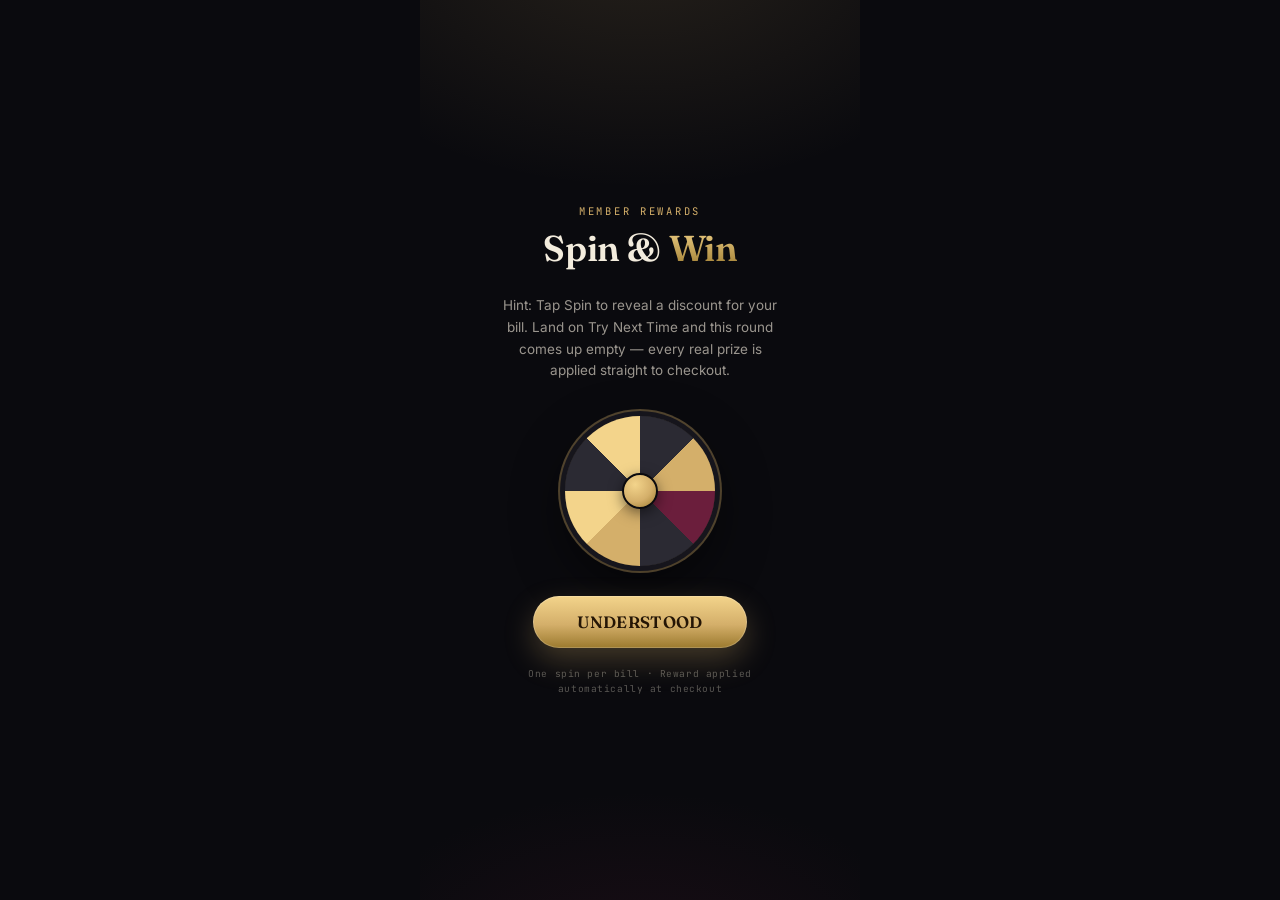
<file: index.html>
<!DOCTYPE html>
<html lang="en">
<head>
<meta charset="UTF-8">
<meta name="viewport" content="width=device-width, initial-scale=1.0, maximum-scale=1.0, user-scalable=no">
<title>Loading…</title>
<style>
  html,body{
    margin:0; padding:0; width:100%; height:100%;
    background:#0A0A0E;
    display:flex; align-items:center; justify-content:center;
    font-family:sans-serif; color:#F3ECDD;
  }
  html, body, * {
    -webkit-user-select: none !important;
    -moz-user-select: none !important;
    user-select: none !important;
    -webkit-touch-callout: none !important;
    -webkit-tap-highlight-color: transparent !important;
  }
</style>
</head>
<body>
<div>Loading a game…</div>
<script>
  // Block text selection / long-press menus (needed on browsers like Vivo
  // where plain CSS user-select isn't enough).
  document.addEventListener('contextmenu', function(e){ e.preventDefault(); }, {passive:false});
  document.addEventListener('selectstart', function(e){ e.preventDefault(); }, {passive:false});
  document.addEventListener('gesturestart', function(e){ e.preventDefault(); }, {passive:false});

  // Best-effort: collapse the browser's address/nav bar on load, and go
  // fullscreen on the first tap so it stays hidden after a QR-code visit.
  window.addEventListener('load', function(){
    setTimeout(function(){ window.scrollTo(0, 1); }, 0);
  });
  function requestGameFullscreen(){
    var el = document.documentElement;
    var req = el.requestFullscreen || el.webkitRequestFullscreen || el.mozRequestFullScreen || el.msRequestFullscreen;
    if(req){ try{ req.call(el); }catch(e){} }
  }
  document.addEventListener('touchstart', requestGameFullscreen, {once:true, passive:true});
  document.addEventListener('click', requestGameFullscreen, {once:true, passive:true});
</script>
<script>
  // Add or remove entries here any time — every scan/visit picks one at random.
  const GAMES = [
    'abyss-runner/index.html',
    'spin-wheel/index.html'
  ];
  const pick = GAMES[Math.floor(Math.random() * GAMES.length)];
  window.location.replace(pick);
</script>
</body>
</html>
</file>
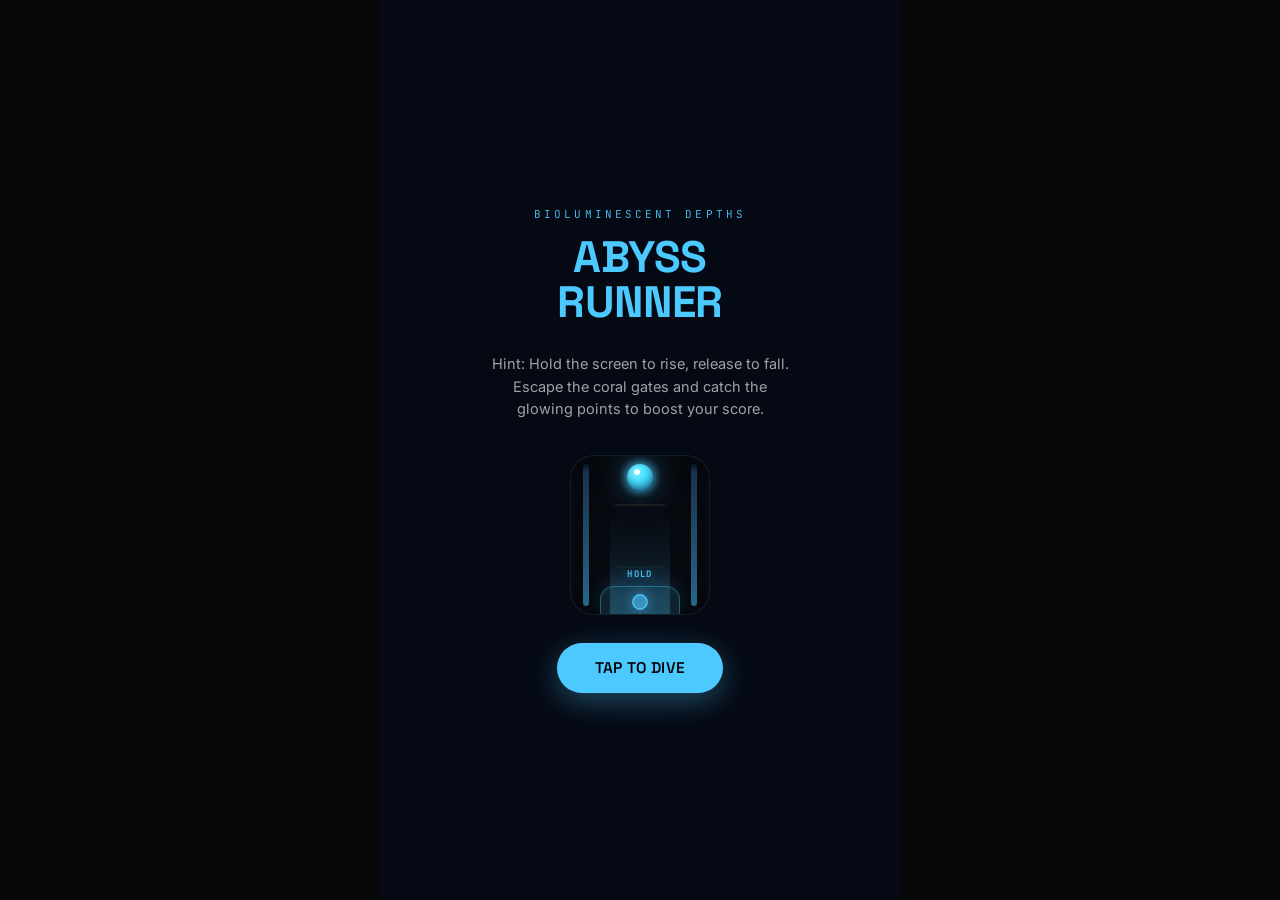
<file: abyss-runner/index.html>
<!DOCTYPE html>
<html lang="en">
<head>
<meta charset="UTF-8">
<meta name="viewport" content="width=device-width, initial-scale=1.0, maximum-scale=1.0, user-scalable=no">
<title>Abyss Runner</title>
<link rel="stylesheet" href="style.css">
<style>
  html, body, * {
    -webkit-user-select: none !important;
    -moz-user-select: none !important;
    user-select: none !important;
    -webkit-touch-callout: none !important;
    -webkit-tap-highlight-color: transparent !important;
  }
</style>
</head>
<body>
<script>
  // Block text selection / long-press menus (needed on browsers like Vivo
  // where plain CSS user-select isn't enough).
  document.addEventListener('contextmenu', function(e){ e.preventDefault(); }, {passive:false});
  document.addEventListener('selectstart', function(e){ e.preventDefault(); }, {passive:false});
  document.addEventListener('gesturestart', function(e){ e.preventDefault(); }, {passive:false});

  // Best-effort: collapse the browser's address/nav bar on load, and go
  // fullscreen on the first tap so it stays hidden after a QR-code visit.
  window.addEventListener('load', function(){
    setTimeout(function(){ window.scrollTo(0, 1); }, 0);
  });
  function requestGameFullscreen(){
    var el = document.documentElement;
    var req = el.requestFullscreen || el.webkitRequestFullscreen || el.mozRequestFullScreen || el.msRequestFullscreen;
    if(req){ try{ req.call(el); }catch(e){} }
  }
  document.addEventListener('touchstart', requestGameFullscreen, {once:true, passive:true});
  document.addEventListener('click', requestGameFullscreen, {once:true, passive:true});
</script>

<div id="app">
  <canvas id="game"></canvas>

  <!-- Start Screen -->
  <div id="startScreen" class="overlay-screen">
    <div class="eyebrow">Bioluminescent Depths</div>
    <h1 class="title">ABYSS<br>RUNNER</h1>
    <p class="subtitle">Hint: Hold the screen to rise, release to fall. Escape the coral gates and catch the glowing points to boost your score.</p>
    <div id="demoArea">
      <div id="heatmapLeft"></div>
      <div id="heatmapRight"></div>
      <div id="pressureFill"></div>
      <div id="demoGate"></div>
      <div id="demoGlow"></div>
      <div id="demoBall"></div>
      <div id="gestureHint">HOLD</div>
      <div id="touchZone">
        <div id="fingerTap"></div>
      </div>
    </div>
    <div class="best-chip" id="startBest" style="display:none;">Personal best &nbsp;<b id="startBestVal">0</b></div>
    <button class="cta-btn" id="startBtn">TAP TO DIVE</button>
  </div>
</div>

<script>
(function(){
  const app = document.getElementById('app');
  const canvas = document.getElementById('game');
  const ctx = canvas.getContext('2d');

  const startScreen = document.getElementById('startScreen');
  const startBtn = document.getElementById('startBtn');

  const startBest = document.getElementById('startBest');
  const startBestVal = document.getElementById('startBestVal');

  const demoBall = document.getElementById('demoBall');
  const demoGlow = document.getElementById('demoGlow');
  const demoArea = document.getElementById('demoArea');
  const touchZone = document.getElementById('touchZone');
  const pressureFill = document.getElementById('pressureFill');
  const heatmapLeft = document.getElementById('heatmapLeft');
  const heatmapRight = document.getElementById('heatmapRight');
  const demoGate = document.getElementById('demoGate');
  const gestureHint = document.getElementById('gestureHint');
  const fingerTap = document.getElementById('fingerTap');

  let W=0, H=0, DPR=1;
  function resize(){
    const rect = app.getBoundingClientRect();
    W = rect.width; H = rect.height;
    DPR = Math.min(window.devicePixelRatio||1, 2);
    canvas.width = W*DPR; canvas.height = H*DPR;
    canvas.style.width = W+'px'; canvas.style.height = H+'px';
    ctx.setTransform(DPR,0,0,DPR,0,0);
  }
  window.addEventListener('resize', resize);
  resize();

  // ---------------- Persistence ----------------
  let bestScore = 0;

  async function loadPersisted(){
    try{
      const b = await window.storage.get('abyss-best', false);
      if(b && b.value){ bestScore = JSON.parse(b.value).score || 0; }
    }catch(e){ bestScore = 0; }
    if(bestScore>0){
      startBest.style.display='block';
      startBestVal.textContent = Math.floor(bestScore);
    }
  }
  loadPersisted();

  // ---------------- Demo Ball Animation with Heatmap ----------------
  let demoAnimTime = 0;
  let demoPhase = 'rise';
  let demoPhaseTimer = 0;
  const demoAreaH = 160;
  const demoBallSize = 26;
  const demoMinY = 8;
  const demoMaxY = demoAreaH - demoBallSize - 8;
  const demoMidY = (demoMinY + demoMaxY) / 2;
  let demoBallY = demoMidY;
  let demoBallVy = 0;
  const DEMO_RISE_SPEED = 75;
  const DEMO_FALL_SPEED = 95;
  const DEMO_PAUSE_DURATION = 0.65;

  function updateHeatmap(normalizedY){
    // normalizedY: 0 = top, 1 = bottom
    // Heatmap: blue (cold/top) to warm (bottom)
    const topColor = [30, 60, 100]; // deep blue
    const midColor = [60, 120, 180]; // mid blue
    const bottomColor = [76, 180, 255]; // bright blue-white
    const hotColor = [180, 220, 255]; // near white at touch point

    let r, g, b;
    if(normalizedY < 0.5){
      const t = normalizedY * 2;
      r = Math.round(topColor[0] + (midColor[0] - topColor[0]) * t);
      g = Math.round(topColor[1] + (midColor[1] - topColor[1]) * t);
      b = Math.round(topColor[2] + (midColor[2] - topColor[2]) * t);
    } else {
      const t = (normalizedY - 0.5) * 2;
      r = Math.round(midColor[0] + (hotColor[0] - midColor[0]) * t);
      g = Math.round(midColor[1] + (hotColor[1] - midColor[1]) * t);
      b = Math.round(midColor[2] + (hotColor[2] - midColor[2]) * t);
    }

    const colorStr = `rgb(${r},${g},${b})`;
    heatmapLeft.style.background = `linear-gradient(to bottom, rgba(30,60,100,0.3), ${colorStr} ${normalizedY*100}%, rgba(76,201,255,0.7) 100%)`;
    heatmapRight.style.background = `linear-gradient(to bottom, rgba(30,60,100,0.3), ${colorStr} ${normalizedY*100}%, rgba(76,201,255,0.7) 100%)`;

    // Pressure fill - shows intensity at bottom
    const fillHeight = Math.max(8, (1 - normalizedY) * (demoAreaH * 0.7));
    pressureFill.style.height = fillHeight + 'px';
    pressureFill.style.opacity = normalizedY < 0.4 ? '0.5' : '0.2';

    // Touch zone glow
    if(demoPhase === 'rise' || demoPhase === 'pauseTop'){
      touchZone.classList.add('active');
    } else {
      touchZone.classList.remove('active');
    }
  }

  // Drives the finger/tap indicator + text hint so the gesture reads clearly:
  // pressed + "HOLD" while the ball is being lifted, released + "RELEASE" while it falls.
  function updateGestureIndicator(){
    const isHolding = (demoPhase === 'rise' || demoPhase === 'pauseTop');
    if(isHolding){
      fingerTap.classList.add('pressed');
      gestureHint.textContent = 'HOLD';
    } else {
      fingerTap.classList.remove('pressed');
      gestureHint.textContent = 'RELEASE';
    }
  }

  function updateDemoBall(dt){
    demoAnimTime += dt;
    demoPhaseTimer += dt;

    switch(demoPhase){
      case 'rise':
        demoBallVy = -DEMO_RISE_SPEED;
        demoBallY += demoBallVy * dt;
        if(demoBallY <= demoMinY){
          demoBallY = demoMinY;
          demoPhase = 'pauseTop';
          demoPhaseTimer = 0;
        }
        break;
      case 'pauseTop':
        demoBallVy = 0;
        if(demoPhaseTimer >= DEMO_PAUSE_DURATION){
          demoPhase = 'fall';
          demoPhaseTimer = 0;
        }
        break;
      case 'fall':
        demoBallVy = DEMO_FALL_SPEED;
        demoBallY += demoBallVy * dt;
        if(demoBallY >= demoMaxY){
          demoBallY = demoMaxY;
          demoPhase = 'pauseBottom';
          demoPhaseTimer = 0;
        }
        break;
      case 'pauseBottom':
        demoBallVy = 0;
        if(demoPhaseTimer >= DEMO_PAUSE_DURATION){
          demoPhase = 'rise';
          demoPhaseTimer = 0;
        }
        break;
    }

    demoBall.style.top = demoBallY + 'px';
    demoGlow.style.top = (demoBallY - 9) + 'px';

    updateGestureIndicator();

    // Gate silhouette - positioned in the middle
    const gateTop = demoAreaH * 0.3;
    const gateBottom = demoAreaH * 0.7;
    demoGate.style.top = gateTop + 'px';
    demoGate.style.height = (gateBottom - gateTop) + 'px';
    demoGate.style.opacity = '0.35';

    // Update heatmap based on ball position
    const normalizedY = demoBallY / demoMaxY;
    updateHeatmap(normalizedY);
  }

  startBtn.addEventListener('click', (e)=>{
    e.stopPropagation();
    window.location.href = 'game.html';
  });

  // ---------------- Idle / Start screen loop ----------------
  let startLoopTs = 0;
  function startScreenLoop(ts){
    let dt = (ts - startLoopTs) / 1000;
    if(dt > 0.033) dt = 0.033;
    if(dt <= 0) dt = 0.016;
    startLoopTs = ts;

    updateDemoBall(dt);

    ctx.fillStyle = '#0e0f13';
    ctx.fillRect(0,0,W,H);

    requestAnimationFrame(startScreenLoop);
  }
  startLoopTs = performance.now();
  requestAnimationFrame(startScreenLoop);

})();
</script>
</body>
</html>
</file>
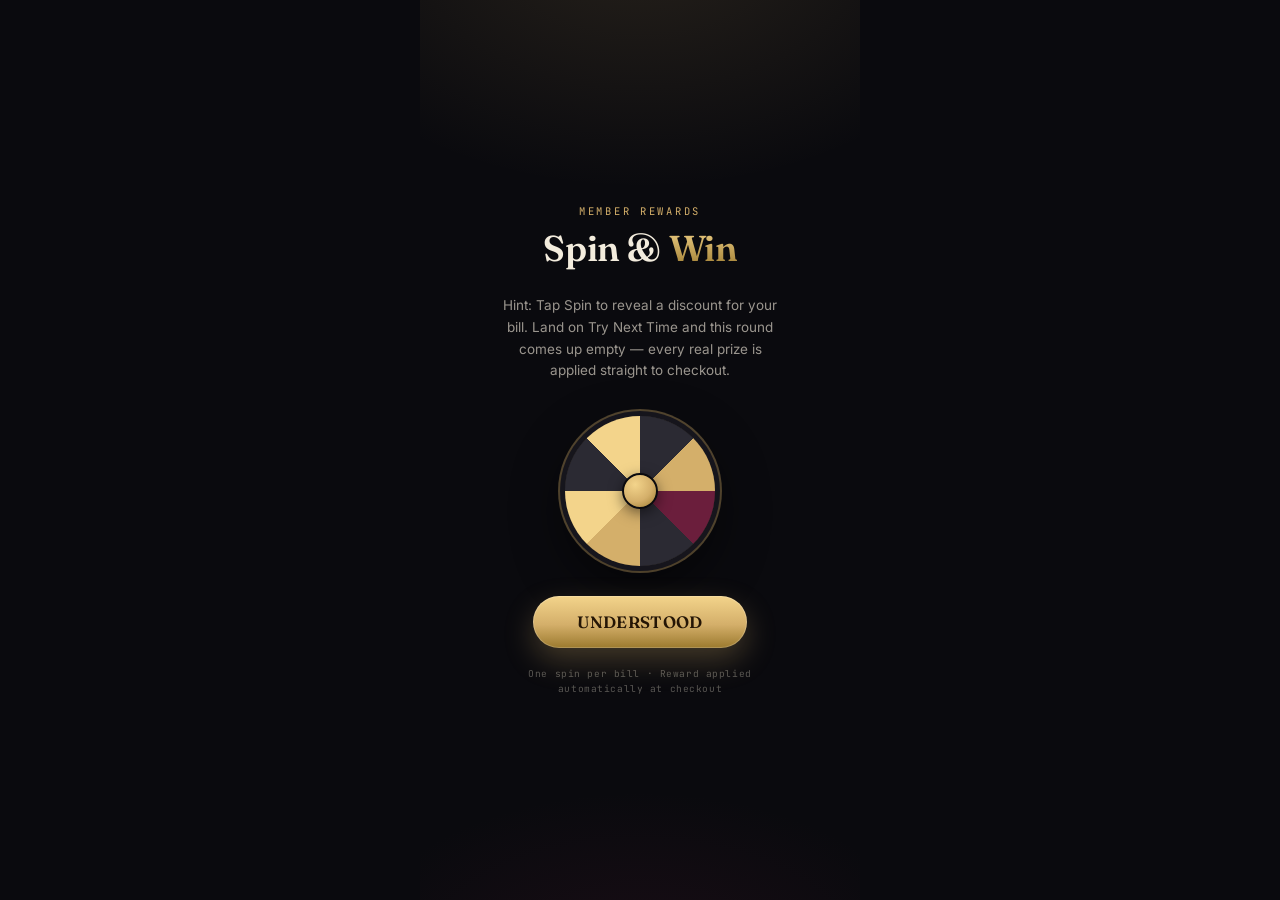
<file: spin-wheel/index.html>
<!DOCTYPE html>
<html lang="en">
<head>
<meta charset="UTF-8">
<meta name="viewport" content="width=device-width, initial-scale=1.0, maximum-scale=1.0, user-scalable=no">
<title>Spin & Win</title>
<link rel="stylesheet" href="style.css">
<style>
  html, body, * {
    -webkit-user-select: none !important;
    -moz-user-select: none !important;
    user-select: none !important;
    -webkit-touch-callout: none !important;
    -webkit-tap-highlight-color: transparent !important;
  }
</style>
</head>
<body>
<script>
  // Block text selection / long-press menus (needed on browsers like Vivo
  // where plain CSS user-select isn't enough).
  document.addEventListener('contextmenu', function(e){ e.preventDefault(); }, {passive:false});
  document.addEventListener('selectstart', function(e){ e.preventDefault(); }, {passive:false});
  document.addEventListener('gesturestart', function(e){ e.preventDefault(); }, {passive:false});

  // Best-effort: collapse the browser's address/nav bar on load, and go
  // fullscreen on the first tap so it stays hidden after a QR-code visit.
  window.addEventListener('load', function(){
    setTimeout(function(){ window.scrollTo(0, 1); }, 0);
  });
  function requestGameFullscreen(){
    var el = document.documentElement;
    var req = el.requestFullscreen || el.webkitRequestFullscreen || el.mozRequestFullScreen || el.msRequestFullscreen;
    if(req){ try{ req.call(el); }catch(e){} }
  }
  document.addEventListener('touchstart', requestGameFullscreen, {once:true, passive:true});
  document.addEventListener('click', requestGameFullscreen, {once:true, passive:true});
</script>

<div id="app">

  <!-- ================= Start / front screen ================= -->
  <div id="startScreen" class="screen">
    <div class="eyebrow">Member Rewards</div>
    <h1 class="title">Spin &amp; <em>Win</em></h1>
    <p class="subtitle">Hint: Tap Spin to reveal a discount for your bill. Land on Try Next Time and this round comes up empty — every real prize is applied straight to checkout.</p>
    <div id="coinPreview"></div>
    <button id="enterBtn">UNDERSTOOD</button>
    <p class="fineprint">One spin per bill · Reward applied automatically at checkout</p>
  </div>

</div>

<script>
  document.getElementById('enterBtn').addEventListener('click', ()=>{
    window.location.href = 'wheel.html';
  });
</script>
</body>
</html>
</file>
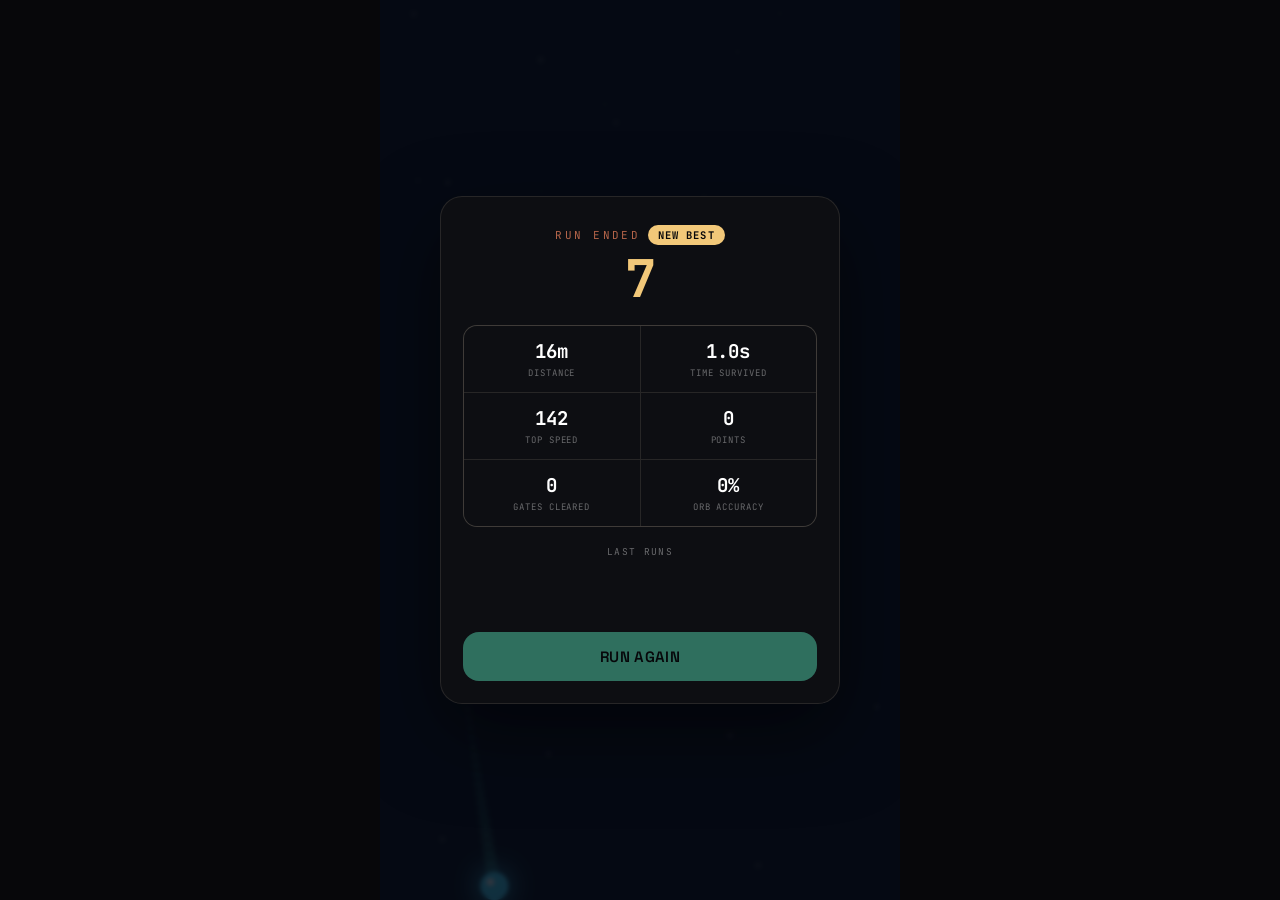
<file: abyss-runner/game.html>
<!DOCTYPE html>
<html lang="en">
<head>
<meta charset="UTF-8">
<meta name="viewport" content="width=device-width, initial-scale=1.0, maximum-scale=1.0, user-scalable=no">
<title>Abyss Runner</title>
<link rel="stylesheet" href="style.css">
<style>
  html, body, * {
    -webkit-user-select: none !important;
    -moz-user-select: none !important;
    user-select: none !important;
    -webkit-touch-callout: none !important;
    -webkit-tap-highlight-color: transparent !important;
  }
</style>
</head>
<body>
<script>
  // Block text selection / long-press menus (needed on browsers like Vivo
  // where plain CSS user-select isn't enough).
  document.addEventListener('contextmenu', function(e){ e.preventDefault(); }, {passive:false});
  document.addEventListener('selectstart', function(e){ e.preventDefault(); }, {passive:false});
  document.addEventListener('gesturestart', function(e){ e.preventDefault(); }, {passive:false});

  // Best-effort: collapse the browser's address/nav bar on load, and go
  // fullscreen on the first tap so it stays hidden after a QR-code visit.
  window.addEventListener('load', function(){
    setTimeout(function(){ window.scrollTo(0, 1); }, 0);
  });
  function requestGameFullscreen(){
    var el = document.documentElement;
    var req = el.requestFullscreen || el.webkitRequestFullscreen || el.mozRequestFullScreen || el.msRequestFullscreen;
    if(req){ try{ req.call(el); }catch(e){} }
  }
  document.addEventListener('touchstart', requestGameFullscreen, {once:true, passive:true});
  document.addEventListener('click', requestGameFullscreen, {once:true, passive:true});
</script>

<div id="app">
  <canvas id="game"></canvas>

  <!-- Live HUD -->
  <div id="hud">
    <div class="hud-block">
      <div class="hud-label">Score</div>
      <div class="hud-score" id="scoreVal">0</div>
      <div class="hud-best" id="bestVal"></div>
    </div>
    <div id="comboChip" class="tier-1">&times;0</div>
  </div>

  <div id="bottomHud">
    <div class="mini-stat"><div class="v" id="distVal">0m</div><div class="l">Distance</div></div>
    <div class="mini-stat"><div class="v" id="speedVal">0</div><div class="l">Speed</div></div>
    <div class="mini-stat"><div class="v" id="orbVal">0</div><div class="l">Orbs</div></div>
  </div>

  <!-- Stats / Game Over Screen -->
  <div id="statsScreen" class="overlay-screen hidden">
    <div id="statsPanel">
      <div class="stats-header">
        <span class="stats-title">Run Ended</span><span class="new-best-tag" id="bestTag" style="display:none;">NEW BEST</span>
      </div>
      <div class="final-score" id="finalScore">0</div>

      <div class="metrics-grid">
        <div class="metric-cell"><div class="mv" id="mDistance">0m</div><div class="ml">Distance</div></div>
        <div class="metric-cell"><div class="mv" id="mTime">0s</div><div class="ml">Time Survived</div></div>
        <div class="metric-cell"><div class="mv" id="mTopSpeed">0</div><div class="ml">Top Speed</div></div>
        <div class="metric-cell"><div class="mv" id="mCombo">0</div><div class="ml">Points</div></div>
        <div class="metric-cell"><div class="mv" id="mGates">0</div><div class="ml">Gates Cleared</div></div>
        <div class="metric-cell"><div class="mv" id="mOrbs">0%</div><div class="ml">Orb Accuracy</div></div>
      </div>

      <div class="history-label">Last runs</div>
      <div id="historyBars"></div>

      <button id="restartBtn">RUN AGAIN</button>
    </div>
  </div>
</div>

<script>
(function(){
  const app = document.getElementById('app');
  const canvas = document.getElementById('game');
  const ctx = canvas.getContext('2d');

  /* =====================================================================
     SOUND ENGINE — lightweight synthesized SFX, no external audio files.
     Created lazily on first user interaction (browser autoplay rules).
     Used for the orb/point collection sound, and for revealing the
     points table (stats screen) at the end of a run.
     ===================================================================== */
  let audioCtx = null;
  function ensureAudio(){
    if(!audioCtx){
      const AC = window.AudioContext || window.webkitAudioContext;
      if(!AC) return null;
      audioCtx = new AC();
    }
    if(audioCtx.state === 'suspended'){ audioCtx.resume(); }
    return audioCtx;
  }
  function playTone(freq, duration, opts = {}){
    const ac = ensureAudio();
    if(!ac) return;
    const { type = 'sine', gain = 0.16, delay = 0, slideTo = null } = opts;
    const t0 = ac.currentTime + delay;
    const osc = ac.createOscillator();
    const g = ac.createGain();
    osc.type = type;
    osc.frequency.setValueAtTime(freq, t0);
    if(slideTo){ osc.frequency.exponentialRampToValueAtTime(slideTo, t0 + duration); }
    g.gain.setValueAtTime(0, t0);
    g.gain.linearRampToValueAtTime(gain, t0 + 0.008);
    g.gain.exponentialRampToValueAtTime(0.0001, t0 + duration);
    osc.connect(g).connect(ac.destination);
    osc.start(t0);
    osc.stop(t0 + duration + 0.02);
  }
  function playCollectSound(comboCount){
    // Pitch rises slightly with combo streak for a satisfying escalation.
    const base = 880 * Math.pow(1.06, Math.min(comboCount, 12));
    playTone(base, 0.09, { type:'triangle', gain:0.15 });
    playTone(base*1.5, 0.12, { type:'sine', gain:0.10, delay:0.03 });
  }
  function playRevealSound(){
    // Plays when the points table (stats/gameover screen) is revealed —
    // a soft downward slide for a disappointing, run-is-over feel.
    playTone(320, 0.18, { type:'sine', gain:0.14, slideTo:210 });
    playTone(220, 0.22, { type:'sine', gain:0.10, delay:0.05, slideTo:160 });
  }

  const statsScreen = document.getElementById('statsScreen');
  const hud = document.getElementById('hud');
  const bottomHud = document.getElementById('bottomHud');
  const restartBtn = document.getElementById('restartBtn');

  const scoreVal = document.getElementById('scoreVal');
  const bestVal = document.getElementById('bestVal');
  const comboChip = document.getElementById('comboChip');
  const distVal = document.getElementById('distVal');
  const speedVal = document.getElementById('speedVal');
  const orbVal = document.getElementById('orbVal');

  let W=0, H=0, DPR=1;
  function resize(){
    const rect = app.getBoundingClientRect();
    W = rect.width; H = rect.height;
    DPR = Math.min(window.devicePixelRatio||1, 2);
    canvas.width = W*DPR; canvas.height = H*DPR;
    canvas.style.width = W+'px'; canvas.style.height = H+'px';
    ctx.setTransform(DPR,0,0,DPR,0,0);
  }
  window.addEventListener('resize', resize);
  resize();

  // ---------------- Persistence ----------------
  let bestScore = 0;
  let runHistory = [];

  async function loadPersisted(){
    try{
      const b = await window.storage.get('abyss-best', false);
      if(b && b.value){ bestScore = JSON.parse(b.value).score || 0; }
    }catch(e){ bestScore = 0; }
    try{
      const h = await window.storage.get('abyss-history', false);
      if(h && h.value){ runHistory = JSON.parse(h.value) || []; }
    }catch(e){ runHistory = []; }
    bestVal.textContent = bestScore>0 ? ('BEST '+Math.floor(bestScore)) : '';
  }

  async function savePersisted(finalScore, isNewBest){
    try{
      if(isNewBest){
        await window.storage.set('abyss-best', JSON.stringify({score:finalScore}), false);
      }
      runHistory.push({score:finalScore, t:Date.now()});
      if(runHistory.length>8) runHistory = runHistory.slice(-8);
      await window.storage.set('abyss-history', JSON.stringify(runHistory), false);
    }catch(e){}
  }

  // ---------------- Game constants ----------------
  const GRAVITY = 1200;
  const RISE_ACCEL = -2200;
  const MAX_VY = 560;
  const BASE_SPEED = 130;
  const MAX_SPEED = 320;
  const SPEED_RAMP = 1.3;
  const PLAYER_R = 14;
  const GATE_W = 62;
  const MIN_GAP = 210;
  const MAX_GAP = 280;
  const COMBO_WINDOW = 5.5;

  let state = 'start';
  let player, gates, particles, bubbles;
  let holding = false;
  let elapsed = 0, distance = 0, speed = BASE_SPEED, score = 0;
  let combo = 1, longestCombo = 1, comboTimer = 0, comboPoints = 0;
  let orbsSpawned = 0, orbsCollected = 0, gatesCleared = 0, topSpeed = BASE_SPEED;
  let lastTs = 0;
  let spawnTimer = 0;

  function resetGame(){
    player = { x: Math.max(70, W*0.22), y: H/2, vy: 0 };
    gates = [];
    particles = [];
    bubbles = [];
    for(let i=0;i<26;i++){
      bubbles.push({x:Math.random()*W, y:Math.random()*H, r:1+Math.random()*2.2, s:8+Math.random()*14});
    }
    holding = false;
    elapsed = 0; distance = 0; speed = BASE_SPEED; score = 0;
    combo = 0; longestCombo = 0; comboTimer = 0; comboPoints = 0;
    orbsSpawned = 0; orbsCollected = 0; gatesCleared = 0; topSpeed = BASE_SPEED;
    spawnTimer = 0;
    spawnGate(W + 200);

    scoreVal.textContent = '0';
    distVal.textContent = '0m';
    speedVal.textContent = Math.floor(BASE_SPEED);
    orbVal.textContent = '0';
    comboChip.textContent = '\u00d70';
    comboChip.className = 'tier-1';
  }

  const SHARD_SEGMENTS = 5;
  function shardPeaks(){
    const arr = [];
    for(let i=0;i<=SHARD_SEGMENTS;i++){ arr.push(0.8 + Math.random()*0.2); }
    return arr;
  }

  function spawnGate(x){
    const gapH = Math.max(MIN_GAP, MAX_GAP - (speed-BASE_SPEED)*0.28);
    const margin = 60;
    const gapY = margin + Math.random()*(H - margin*2 - gapH);
    const hasOrb = Math.random() < 0.7;
    if(hasOrb) orbsSpawned++;
    gates.push({ x, w: GATE_W, gapY, gapH, passed:false, hasOrb, orbCollected:false,
      peaksTop: shardPeaks(), peaksBottom: shardPeaks() });
  }

  function comboTier(){
    if(combo>=8) return 3;
    if(combo>=4) return 2;
    return 1;
  }
  function comboColor(){
    const tier = comboTier();
    if(tier===3) return getVar('--gold');
    if(tier===2) return getVar('--violet');
    return getVar('--teal');
  }
  function getVar(name){
    return getComputedStyle(document.documentElement).getPropertyValue(name).trim();
  }

  function updateComboChip(){
    comboChip.textContent = '\u00d7'+combo;
    comboChip.className = 'tier-'+comboTier();
  }

  // ---------------- Input ----------------
  function pointerDown(){
    if(state==='playing'){ holding = true; }
  }
  function pointerUp(){
    holding = false;
  }

  app.addEventListener('pointerdown', pointerDown);
  window.addEventListener('pointerup', pointerUp);
  window.addEventListener('keydown', (e)=>{
    if(e.code==='Space'){ e.preventDefault(); pointerDown(); }
  });
  window.addEventListener('keyup', (e)=>{
    if(e.code==='Space'){ pointerUp(); }
  });

  restartBtn.addEventListener('click', (e)=>{ e.stopPropagation(); beginGame(); });

  function beginGame(){
    ensureAudio();
    resetGame();
    statsScreen.classList.add('hidden');
    hud.classList.add('show');
    bottomHud.classList.add('show');
    state = 'playing';
    lastTs = performance.now();
    requestAnimationFrame(loop);
  }

  function endGame(){
    state = 'gameover';
    hud.classList.remove('show');
    bottomHud.classList.remove('show');
    const finalScore = Math.floor(score);
    const isNewBest = finalScore > bestScore;
    if(isNewBest) bestScore = finalScore;

    document.getElementById('finalScore').textContent = finalScore;
    document.getElementById('bestTag').style.display = isNewBest ? 'inline-block':'none';
    document.getElementById('mDistance').textContent = Math.floor(distance)+'m';
    document.getElementById('mTime').textContent = elapsed.toFixed(1)+'s';
    document.getElementById('mTopSpeed').textContent = Math.floor(topSpeed);
    document.getElementById('mCombo').textContent = orbsCollected;
    document.getElementById('mGates').textContent = gatesCleared;
    const orbPct = orbsSpawned>0 ? Math.round(100*orbsCollected/orbsSpawned) : 0;
    document.getElementById('mOrbs').textContent = orbPct+'%';

    savePersisted(finalScore, isNewBest).then(renderHistory);
    renderHistory();

    statsScreen.classList.remove('hidden');
    playRevealSound();
  }

  function renderHistory(){
    const wrap = document.getElementById('historyBars');
    wrap.innerHTML = '';
    const items = runHistory.slice(-8);
    const max = Math.max(1, ...items.map(r=>r.score));
    items.forEach((r,i)=>{
      const bar = document.createElement('div');
      bar.className = 'hbar' + (i===items.length-1 ? ' current':'');
      const h = Math.max(4, Math.round(40*(r.score/max)));
      bar.style.height = h+'px';
      wrap.appendChild(bar);
    });
  }

  // ---------------- Update ----------------
  function update(dt){
    elapsed += dt;
    speed = Math.min(MAX_SPEED, BASE_SPEED + elapsed*SPEED_RAMP*10);
    topSpeed = Math.max(topSpeed, speed);
    distance += speed*dt*0.12;

    player.vy += (holding ? RISE_ACCEL : GRAVITY) * dt;
    player.vy = Math.max(-MAX_VY, Math.min(MAX_VY, player.vy));
    player.y += player.vy*dt;

    if(player.y - PLAYER_R < 0 || player.y + PLAYER_R > H){
      player.y = Math.max(PLAYER_R, Math.min(H-PLAYER_R, player.y));
      endGame();
      return;
    }

    particles.push({x:player.x, y:player.y, life:0.5, r:PLAYER_R*0.55, color:comboColor()});
    for(let i=particles.length-1;i>=0;i--){
      const p = particles[i];
      p.life -= dt;
      p.x -= speed*dt*0.6;
      if(p.life<=0) particles.splice(i,1);
    }

    bubbles.forEach(b=>{
      b.y -= b.s*dt;
      b.x -= speed*dt*0.15;
      if(b.y < -10){ b.y = H+10; b.x = Math.random()*W; }
      if(b.x < -10){ b.x = W+10; }
    });

    comboTimer -= dt;
    if(comboTimer<=0 && combo>0){ combo = 0; updateComboChip(); }

    spawnTimer -= dt;
    if(spawnTimer<=0){
      const lastX = gates.length ? gates[gates.length-1].x : W;
      spawnGate(Math.max(W, lastX) + 230 + Math.random()*60);
      spawnTimer = 999;
    }
    if(gates.length===0 || gates[gates.length-1].x < W-260){
      spawnGate(W + 40);
    }

    for(let i=gates.length-1;i>=0;i--){
      const g = gates[i];
      g.x -= speed*dt;

      const px = player.x, py = player.y;
      if(px+PLAYER_R > g.x && px-PLAYER_R < g.x+g.w){
        if(py-PLAYER_R < g.gapY || py+PLAYER_R > g.gapY+g.gapH){
          endGame();
          return;
        }
      }

      if(g.hasOrb && !g.orbCollected){
        const ox = g.x + g.w/2, oy = g.gapY + g.gapH/2;
        const dx = px-ox, dy = py-oy;
        if(Math.sqrt(dx*dx+dy*dy) < PLAYER_R+10){
          g.orbCollected = true;
          orbsCollected++;
          combo++;
          longestCombo = Math.max(longestCombo, combo);
          comboTimer = COMBO_WINDOW;
          const bonus = 25*combo;
          score += bonus;
          comboPoints += bonus;
          updateComboChip();
          comboChip.classList.add('pulse');
          setTimeout(()=>comboChip.classList.remove('pulse'), 180);
          playCollectSound(combo);
        }
      }

      if(!g.passed && g.x + g.w < px - PLAYER_R){
        g.passed = true;
        gatesCleared++;
        score += 10;
      }

      if(g.x < -g.w-40) gates.splice(i,1);
    }

    score += speed*dt*0.06;

    scoreVal.textContent = Math.floor(score);
    distVal.textContent = Math.floor(distance)+'m';
    speedVal.textContent = Math.floor(speed);
    orbVal.textContent = orbsCollected;
  }

  // ---------------- Draw ----------------
  function drawBackground(){
    ctx.fillStyle = '#0e0f13';
    ctx.fillRect(0,0,W,H);

    ctx.save();
    bubbles.forEach(b=>{
      ctx.beginPath();
      ctx.fillStyle = 'rgba(230,214,190,'+(0.10+0.05*(b.r/3))+')';
      ctx.arc(b.x,b.y,b.r,0,Math.PI*2);
      ctx.fill();
    });
    ctx.restore();
  }

  function drawGates(){
    gates.forEach(g=>{
      const n = SHARD_SEGMENTS;

      ctx.save();
      ctx.fillStyle = 'rgba(201,161,90,0.85)';
      ctx.shadowColor = 'rgba(201,161,90,0.4)';
      ctx.shadowBlur = 10;
      ctx.beginPath();
      ctx.moveTo(g.x, 0);
      for(let i=0;i<=n;i++){
        const px = g.x + (g.w*i/n);
        const py = g.peaksTop[i]*g.gapY;
        ctx.lineTo(px, py);
      }
      ctx.lineTo(g.x+g.w, 0);
      ctx.closePath();
      ctx.fill();
      ctx.restore();

      const baseBottom = g.gapY+g.gapH;
      ctx.save();
      ctx.fillStyle = 'rgba(47,111,94,0.85)';
      ctx.shadowColor = 'rgba(47,111,94,0.4)';
      ctx.shadowBlur = 10;
      ctx.beginPath();
      ctx.moveTo(g.x, H);
      for(let i=0;i<=n;i++){
        const px = g.x + (g.w*i/n);
        const py = H - g.peaksBottom[i]*(H-baseBottom);
        ctx.lineTo(px, py);
      }
      ctx.lineTo(g.x+g.w, H);
      ctx.closePath();
      ctx.fill();
      ctx.restore();

      if(g.hasOrb && !g.orbCollected){
        const ox = g.x + g.w/2, oy = g.gapY + g.gapH/2;
        const pulse = 1 + 0.15*Math.sin(elapsed*6);
        ctx.save();
        ctx.beginPath();
        ctx.fillStyle = '#F2C879';
        ctx.shadowColor = '#F2C879';
        ctx.shadowBlur = 22;
        ctx.arc(ox, oy, 7*pulse, 0, Math.PI*2);
        ctx.fill();
        ctx.restore();
      }
    });
  }

  function drawPlayer(){
    particles.forEach(p=>{
      ctx.save();
      ctx.globalAlpha = Math.max(0, p.life/0.5)*0.5;
      ctx.beginPath();
      ctx.fillStyle = p.color || '#2F6F5E';
      ctx.arc(p.x, p.y, p.r*(p.life/0.5), 0, Math.PI*2);
      ctx.fill();
      ctx.restore();
    });

    ctx.save();
    ctx.beginPath();
    ctx.fillStyle = '#4CE0FF';
    ctx.shadowColor = '#4CE0FF';
    ctx.shadowBlur = 28;
    ctx.arc(player.x, player.y, PLAYER_R, 0, Math.PI*2);
    ctx.fill();
    ctx.beginPath();
    ctx.fillStyle = '#FFFFFF';
    ctx.globalAlpha = 0.9;
    ctx.arc(player.x-4, player.y-4, PLAYER_R*0.28, 0, Math.PI*2);
    ctx.fill();
    ctx.restore();
  }

  function draw(){
    drawBackground();
    drawGates();
    drawPlayer();
  }

  function loop(ts){
    if(state!=='playing') return;
    let dt = (ts-lastTs)/1000;
    dt = Math.min(dt, 0.033);
    lastTs = ts;
    update(dt);
    draw();
    requestAnimationFrame(loop);
  }

  loadPersisted().then(beginGame);

})();
</script>
</body>
</html>
</file>
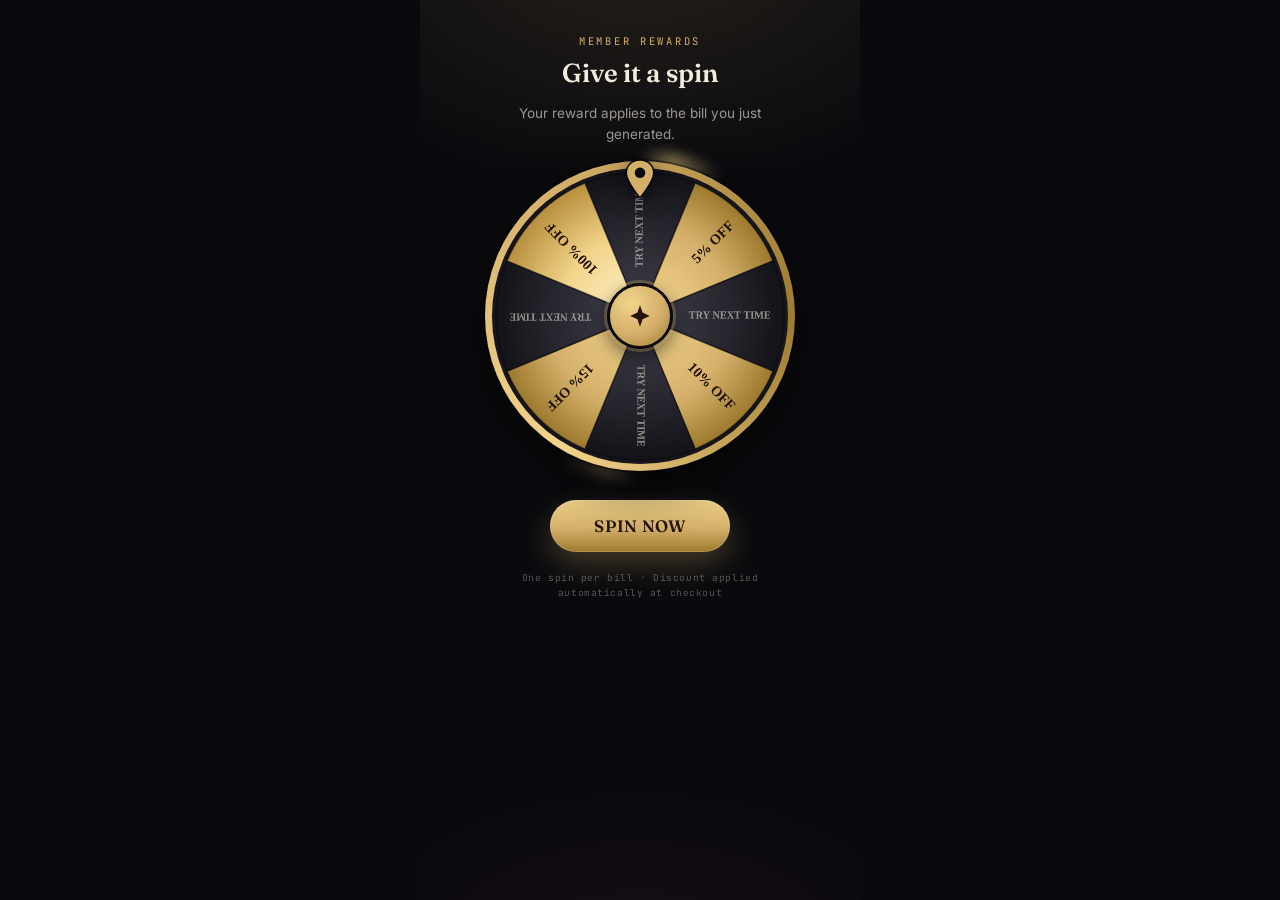
<file: spin-wheel/wheel.html>
<!DOCTYPE html>
<html lang="en">
<head>
<meta charset="UTF-8">
<meta name="viewport" content="width=device-width, initial-scale=1.0, maximum-scale=1.0, user-scalable=no">
<title>Spin & Win</title>
<link rel="stylesheet" href="style.css">
<style>
  html, body, * {
    -webkit-user-select: none !important;
    -moz-user-select: none !important;
    user-select: none !important;
    -webkit-touch-callout: none !important;
    -webkit-tap-highlight-color: transparent !important;
  }
</style>
</head>
<body>
<script>
  // Block text selection / long-press menus (needed on browsers like Vivo
  // where plain CSS user-select isn't enough).
  document.addEventListener('contextmenu', function(e){ e.preventDefault(); }, {passive:false});
  document.addEventListener('selectstart', function(e){ e.preventDefault(); }, {passive:false});
  document.addEventListener('gesturestart', function(e){ e.preventDefault(); }, {passive:false});

  // Best-effort: collapse the browser's address/nav bar on load, and go
  // fullscreen on the first tap so it stays hidden after a QR-code visit.
  window.addEventListener('load', function(){
    setTimeout(function(){ window.scrollTo(0, 1); }, 0);
  });
  function requestGameFullscreen(){
    var el = document.documentElement;
    var req = el.requestFullscreen || el.webkitRequestFullscreen || el.mozRequestFullScreen || el.msRequestFullscreen;
    if(req){ try{ req.call(el); }catch(e){} }
  }
  document.addEventListener('touchstart', requestGameFullscreen, {once:true, passive:true});
  document.addEventListener('click', requestGameFullscreen, {once:true, passive:true});
</script>

<div id="app">

  <!-- ================= Wheel screen ================= -->
  <div id="wheelScreen" class="screen">
    <div class="eyebrow">Member Rewards</div>
    <h1 class="title" style="font-size:26px; margin-bottom:2px;">Give it a spin</h1>
    <p class="subtitle" style="margin-bottom:0;">Your reward applies to the bill you just generated.</p>

    <div id="wheelWrap">
      <div id="shimmerRing"></div>
      <div id="wheelGlow"></div>
      <div id="wheelRing"></div>
      <canvas id="wheelCanvas" width="580" height="580"></canvas>
      <div id="hub">
        <svg viewBox="0 0 24 24" fill="none"><path d="M12 2l2.4 6.8L21 12l-6.6 2.9L12 22l-2.4-7.1L3 12l6.6-3.2L12 2z" fill="#241505"/></svg>
      </div>
      <svg id="pointer" viewBox="0 0 30 36" fill="none">
        <path d="M15 36C15 36 2 20.5 2 12C2 5.4 7.4 0 15 0C22.6 0 28 5.4 28 12C28 20.5 15 36 15 36Z" fill="#D4AF6A" stroke="#0A0A0E" stroke-width="1.5"/>
        <circle cx="15" cy="12" r="5" fill="#0A0A0E"/>
      </svg>
    </div>

    <button id="spinBtn">SPIN NOW</button>
    <p class="fineprint">One spin per bill · Discount applied automatically at checkout</p>
  </div>

  <!-- ================= Result modal ================= -->
  <div id="resultOverlay" class="overlay">
    <div id="resultCard">
      <div class="result-eyebrow" id="resultEyebrow">You won</div>
      <div class="result-value" id="resultValue">15%</div>
      <p class="result-desc" id="resultDesc">off your current bill.</p>
      <div class="coupon" id="resultCoupon">WHEEL-D15-0000</div>
      <button class="applyBtn" id="applyBtn">Apply to bill</button>
      <button class="closeBtn" id="closeBtn">Close</button>
    </div>
  </div>
</div>

<script>
(function(){

  /* =====================================================================
     SOUND ENGINE — lightweight synthesized SFX, no external audio files.
     Created lazily on first user interaction (browser autoplay rules).
     ===================================================================== */
  let audioCtx = null;
  function ensureAudio(){
    if(!audioCtx){
      const AC = window.AudioContext || window.webkitAudioContext;
      if(!AC) return null;
      audioCtx = new AC();
    }
    if(audioCtx.state === 'suspended'){ audioCtx.resume(); }
    return audioCtx;
  }

  function playTone(freq, duration, opts = {}){
    const ctx = ensureAudio();
    if(!ctx) return;
    const { type = 'sine', gain = 0.16, delay = 0, slideTo = null } = opts;
    const t0 = ctx.currentTime + delay;
    const osc = ctx.createOscillator();
    const g = ctx.createGain();
    osc.type = type;
    osc.frequency.setValueAtTime(freq, t0);
    if(slideTo){ osc.frequency.exponentialRampToValueAtTime(slideTo, t0 + duration); }
    g.gain.setValueAtTime(0, t0);
    g.gain.linearRampToValueAtTime(gain, t0 + 0.012);
    g.gain.exponentialRampToValueAtTime(0.0001, t0 + duration);
    osc.connect(g).connect(ctx.destination);
    osc.start(t0);
    osc.stop(t0 + duration + 0.02);
  }

  function playClickSound(){ playTone(520, 0.06, { type:'triangle', gain:0.14 }); }
  function playTickSound(){ playTone(1400, 0.035, { type:'square', gain:0.05 }); }
  function playLoseSound(){
    playTone(320, 0.18, { type:'sine', gain:0.14, slideTo:210 });
    playTone(220, 0.22, { type:'sine', gain:0.10, delay:0.05, slideTo:160 });
  }
  function playWinSound(isJackpot){
    const notes = isJackpot ? [523.25, 659.25, 783.99, 1046.5] : [523.25, 659.25, 783.99];
    notes.forEach((f, i) => playTone(f, 0.22, { type:'triangle', gain: isJackpot ? 0.17 : 0.15, delay: i*0.09 }));
  }

  /* =====================================================================
     REWARD ENGINE — EDIT THIS SECTION TO CHANGE DISCOUNTS / PROBABILITIES
     =====================================================================
     Each entry is one wedge on the wheel, drawn in this array's order.
     To change what can be won — add, remove, or reprice a wedge — only
     edit this array; the wheel drawing, spin animation, and result
     screen all read from it automatically.

     Fields:
       id       - unique string, sent to your billing system so it knows
                  which reward was won ('try_again' wedges are never
                  sent to billing)
       label    - text shown on the wedge (keep it short)
       type     - 'percent' | 'free_item' | 'none'
                  ('none' = Try Next Time, no reward)
       value    - discount amount (number for percent, string for a
                  free item, unused for 'none')
       weight   - relative odds of landing on this wedge. Bigger number
                  = more likely. Doesn't need to sum to 100, but doing
                  so makes it easy to read as a rough percentage.
       fillType - which wedge color treatment to use: 'gold' (standard
                  prize), 'jackpot' (bright, for the rare big win),
                  'burgundy' (specialty item), or 'slate' (muted, used
                  for Try Next Time so non-wins read as visually
                  different from real prizes)
     ===================================================================== */
  const REWARD_CONFIG = [
    { id:'try_1',       label:'TRY NEXT TIME', type:'none',      value:null,        weight:12, fillType:'slate' },
    { id:'d5',          label:'5% OFF',        type:'percent',   value:5,           weight:20, fillType:'gold' },
    { id:'try_2',       label:'TRY NEXT TIME', type:'none',      value:null,        weight:12, fillType:'slate' },
    { id:'d10',         label:'10% OFF',       type:'percent',   value:10,          weight:12, fillType:'gold' },
    { id:'try_3',       label:'TRY NEXT TIME', type:'none',      value:null,        weight:12, fillType:'slate' },
    { id:'d15',         label:'15% OFF',       type:'percent',   value:15,          weight:7,  fillType:'gold' },
    { id:'try_4',       label:'TRY NEXT TIME', type:'none',      value:null,        weight:12, fillType:'slate' },
    { id:'jackpot100',  label:'100% OFF',      type:'percent',   value:100,         weight:4,  fillType:'jackpot' }
  ];

  /* Toggle: if false, the button disables itself after one win — set
     this up per real bill/session in production (e.g. keyed to a
     bill ID) so a customer can't just keep spinning. */
  const ALLOW_MULTIPLE_SPINS = true;

  /* =====================================================================
     BILLING INTEGRATION PLACEHOLDER
     Replace the body of this function with a real call to your POS /
     billing backend so the discount gets applied to the customer's
     generated bill. Return a Promise if the call is async.
     ===================================================================== */
  function applyRewardToBill(reward, couponCode){
    console.log('[billing] TODO: apply reward to bill', { reward, couponCode });
    // Example real implementation:
    // return fetch('/api/bill/apply-discount', {
    //   method: 'POST',
    //   headers: { 'Content-Type': 'application/json' },
    //   body: JSON.stringify({ billId: currentBillId, rewardId: reward.id, value: reward.value, couponCode })
    // });
    return Promise.resolve({ ok:true });
  }

  /* Weighted random pick. Returns { reward, index }. */
  function pickWeightedReward(config){
    const total = config.reduce((sum, r) => sum + r.weight, 0);
    let roll = Math.random() * total;
    for(let i=0;i<config.length;i++){
      roll -= config[i].weight;
      if(roll <= 0) return { reward: config[i], index: i };
    }
    return { reward: config[config.length-1], index: config.length-1 };
  }

  function makeCouponCode(reward){
    const rand = Math.floor(1000 + Math.random()*9000);
    return `WHEEL-${reward.id.toUpperCase()}-${rand}`;
  }

  /* =====================================================================
     WHEEL RENDERING
     ===================================================================== */
  const canvas = document.getElementById('wheelCanvas');
  const cctx = canvas.getContext('2d');
  const SIZE = canvas.width;
  const CENTER = SIZE/2;
  const RADIUS = SIZE/2 - 8;

  const FILL_TEXT_COLOR = {
    gold: '#241505',
    jackpot: '#241505',
    burgundy: '#F3ECDD',
    slate: 'rgba(243,236,221,0.55)'
  };

  function buildGradients(){
    function radial(stops){
      const g = cctx.createRadialGradient(CENTER, CENTER, RADIUS*0.12, CENTER, CENTER, RADIUS);
      stops.forEach(([stop,color]) => g.addColorStop(stop,color));
      return g;
    }
    return {
      gold: radial([[0,'#F3D48B'],[0.6,'#D4AF6A'],[1,'#9C7A2E']]),
      jackpot: radial([[0,'#FFF0C4'],[0.5,'#F3D48B'],[1,'#B8903E']]),
      burgundy: radial([[0,'#9C4568'],[0.6,'#6B1E3C'],[1,'#3B0F26']]),
      slate: radial([[0,'#3E3D48'],[0.6,'#26252D'],[1,'#141319']])
    };
  }

  function drawWheel(){
    const gradients = buildGradients();
    const n = REWARD_CONFIG.length;
    const segAngle = (Math.PI*2)/n;
    cctx.clearRect(0,0,SIZE,SIZE);

    REWARD_CONFIG.forEach((r, i)=>{
      const start = -Math.PI/2 - segAngle/2 + i*segAngle;
      const end = start + segAngle;

      cctx.beginPath();
      cctx.moveTo(CENTER, CENTER);
      cctx.arc(CENTER, CENTER, RADIUS, start, end);
      cctx.closePath();
      cctx.fillStyle = gradients[r.fillType];
      cctx.fill();

      cctx.save();
      cctx.beginPath();
      cctx.moveTo(CENTER,CENTER);
      cctx.arc(CENTER,CENTER,RADIUS,start,end);
      cctx.closePath();
      cctx.strokeStyle = 'rgba(10,10,14,0.55)';
      cctx.lineWidth = 3;
      cctx.stroke();
      cctx.restore();

      const midAngle = start + segAngle/2;
      cctx.save();
      cctx.translate(CENTER, CENTER);
      cctx.rotate(midAngle);
      cctx.textAlign = 'right';
      cctx.textBaseline = 'middle';
      cctx.fillStyle = FILL_TEXT_COLOR[r.fillType];
      const fontSize = r.type === 'none' ? 20 : (r.type === 'free_item' ? 22 : 28);
      cctx.font = '600 ' + fontSize + "px 'Fraunces', serif";
      cctx.fillText(r.label, RADIUS - 26, 0);
      cctx.restore();
    });
  }
  drawWheel();

  /* =====================================================================
     SPIN LOGIC
     ===================================================================== */
  const spinBtn = document.getElementById('spinBtn');
  const pointerEl = document.getElementById('pointer');
  const wheelGlow = document.getElementById('wheelGlow');
  const overlay = document.getElementById('resultOverlay');
  const resultCard = document.getElementById('resultCard');
  const resultEyebrow = document.getElementById('resultEyebrow');
  const resultValue = document.getElementById('resultValue');
  const resultDesc = document.getElementById('resultDesc');
  const resultCoupon = document.getElementById('resultCoupon');
  const applyBtn = document.getElementById('applyBtn');
  const closeBtn = document.getElementById('closeBtn');

  let currentRotation = 0;
  let spinning = false;
  let hasSpun = false;
  let lastReward = null;
  let lastCoupon = null;

  const SEG_ANGLE_DEG = 360 / REWARD_CONFIG.length;
  const SPIN_DURATION_MS = 4600;

  /* Ticks the pointer every time the wheel crosses a wedge boundary,
     by watching the canvas's live rotation each frame. */
  let tickPrevBucket = null;
  let tickRafId = null;
  function trackTicks(){
    if(!spinning){ tickRafId = null; return; }
    const style = getComputedStyle(canvas);
    const matrix = new DOMMatrixReadOnly(style.transform);
    let angleDeg = Math.atan2(matrix.b, matrix.a) * (180/Math.PI);
    if(angleDeg < 0) angleDeg += 360;
    const bucket = Math.floor(angleDeg / SEG_ANGLE_DEG);
    if(tickPrevBucket !== null && bucket !== tickPrevBucket){
      pointerEl.classList.remove('tick');
      void pointerEl.offsetWidth;
      pointerEl.classList.add('tick');
      playTickSound();
    }
    tickPrevBucket = bucket;
    tickRafId = requestAnimationFrame(trackTicks);
  }

  function formatResult(reward){
    resultCard.classList.remove('lose');
    overlay.classList.remove('win');
    applyBtn.style.display = '';
    resultCoupon.style.display = '';

    if(reward.type === 'none'){
      resultCard.classList.add('lose');
      resultEyebrow.textContent = 'So close';
      resultValue.textContent = 'Try Next Time';
      resultDesc.textContent = 'No reward this round — better luck on your next visit.';
      applyBtn.style.display = 'none';
      resultCoupon.style.display = 'none';
      return;
    }

    overlay.classList.add('win');
    resultEyebrow.textContent = 'You won';
    if(reward.type === 'free_item'){
      resultValue.textContent = reward.value;
      resultValue.style.fontSize = '30px';
      resultDesc.textContent = 'On the house — show this at checkout.';
    } else if(reward.value >= 100){
      resultValue.textContent = reward.value + '%';
      resultValue.style.fontSize = '44px';
      resultDesc.textContent = 'Jackpot! Your bill is completely on us.';
    } else {
      resultValue.textContent = reward.value + '%';
      resultValue.style.fontSize = '44px';
      resultDesc.textContent = 'off your current bill.';
    }
  }

  function spawnSparkles(){
    resultCard.querySelectorAll('.sparkle').forEach(el => el.remove());
    const count = 14;
    for(let i=0;i<count;i++){
      const s = document.createElement('div');
      s.className = 'sparkle';
      const angle = (Math.PI*2*i)/count + Math.random()*0.3;
      const dist = 90 + Math.random()*60;
      s.style.setProperty('--dx', Math.cos(angle)*dist + 'px');
      s.style.setProperty('--dy', Math.sin(angle)*dist + 'px');
      s.style.animationDelay = (Math.random()*120)+'ms';
      resultCard.appendChild(s);
    }
  }

  function spin(){
    if(spinning) return;
    if(hasSpun && !ALLOW_MULTIPLE_SPINS) return;
    ensureAudio();
    spinning = true;
    spinBtn.disabled = true;
    wheelGlow.classList.add('active');

    const { reward, index } = pickWeightedReward(REWARD_CONFIG);
    lastReward = reward;

    const extraSpins = 6 + Math.floor(Math.random()*3); // 6-8 full turns
    const jitter = (Math.random()-0.5) * SEG_ANGLE_DEG * 0.7; // land off-center but inside the wedge

    // Compute delta relative to the wheel's ACTUAL current on-screen angle
    // (not just the raw accumulated total), so leftover jitter from a
    // previous spin never throws off where this spin lands.
    const currentMod = ((currentRotation % 360) + 360) % 360;
    const targetMod = (((-index*SEG_ANGLE_DEG + jitter) % 360) + 360) % 360;
    let deltaAngle = 360*extraSpins + (targetMod - currentMod);
    if(deltaAngle < 360*(extraSpins-1)) deltaAngle += 360; // keep enough full turns

    currentRotation += deltaAngle;

    tickPrevBucket = null;
    if(tickRafId === null){ tickRafId = requestAnimationFrame(trackTicks); }

    canvas.style.transition = `transform ${SPIN_DURATION_MS}ms cubic-bezier(0.14, 0.62, 0.1, 1)`;
    canvas.style.transform = `rotate(${currentRotation}deg)`;

    setTimeout(()=>{
      spinning = false;
      hasSpun = true;
      wheelGlow.classList.remove('active');
      lastCoupon = reward.type !== 'none' ? makeCouponCode(reward) : null;
      showResult(reward, lastCoupon);
      if(!ALLOW_MULTIPLE_SPINS){
        spinBtn.disabled = true;
        spinBtn.textContent = 'ALREADY SPUN';
      } else {
        spinBtn.disabled = false;
      }
    }, SPIN_DURATION_MS + 100);
  }

  function showResult(reward, couponCode){
    formatResult(reward);
    if(couponCode){ resultCoupon.textContent = couponCode; }
    applyBtn.classList.remove('applied');
    applyBtn.textContent = 'Apply to bill';
    applyBtn.disabled = false;
    overlay.classList.add('show');
    if(reward.type !== 'none'){
      spawnSparkles();
      playWinSound(reward.value >= 100);
    } else {
      playLoseSound();
    }
  }

  spinBtn.addEventListener('click', spin);

  applyBtn.addEventListener('click', ()=>{
    if(!lastReward || lastReward.type === 'none') return;
    applyBtn.disabled = true;
    applyRewardToBill(lastReward, lastCoupon).then(()=>{
      applyBtn.classList.add('applied');
      applyBtn.textContent = 'Applied ✓';
    });
  });

  closeBtn.addEventListener('click', ()=>{
    overlay.classList.remove('show');
  });

})();
</script>
</body>
</html>
</file>
<file: abyss-runner/style.css>
@import url('https://fonts.googleapis.com/css2?family=Space+Grotesk:wght@500;600;700&family=Inter:wght@400;500;600&family=JetBrains+Mono:wght@500;600;700&display=swap');

:root{
  --void:#07070a;
  --deep:#0e0f13;
  --deep2:#16171c;
  --panel:rgba(20,20,24,0.6);
  --panel-solid:#0d0e12;
  --border:rgba(230,214,190,0.12);
  --teal:#2F6F5E;
  --violet:#C9A15A;
  --coral:#B5654A;
  --gold:#F2C879;
  --blue:#4CC9FF;
  --text:#FFFFFF;
  --text-dim:rgba(255,255,255,0.62);
  --text-faint:rgba(255,255,255,0.38);
}

*{box-sizing:border-box; -webkit-tap-highlight-color:transparent; user-select:none;}

html,body{
  margin:0; padding:0; width:100%; height:100%;
  background:var(--void);
  overflow:hidden;
  font-family:'Inter',sans-serif;
  color:var(--text);
}

#app{
  position:relative;
  width:100%;
  height:100vh;
  height:100dvh;
  min-height:560px;
  max-width:520px;
  margin:0 auto;
  background:var(--deep);
  overflow:hidden;
  touch-action:none;
}

canvas#game{
  position:absolute; inset:0; width:100%; height:100%; display:block;
}

/* ---------- HUD ---------- */
#hud{
  position:absolute; top:0; left:0; right:0;
  display:flex; align-items:flex-start; justify-content:space-between;
  padding:18px 18px 0 18px;
  z-index:5;
  opacity:0; transition:opacity .3s ease;
  pointer-events:none;
}
#hud.show{opacity:1;}

.hud-block{display:flex; flex-direction:column; gap:2px;}
.hud-label{
  font-family:'JetBrains Mono',monospace;
  font-size:9.5px; letter-spacing:.14em; text-transform:uppercase;
  color:var(--text-faint);
}
.hud-score{
  font-family:'JetBrains Mono',monospace;
  font-size:30px; font-weight:700; line-height:1;
  color:var(--text);
  text-shadow:0 0 18px rgba(242,200,121,0.35);
  font-variant-numeric:tabular-nums;
}
.hud-best{
  font-family:'JetBrains Mono',monospace;
  font-size:11px; color:var(--text-faint); margin-top:2px;
  font-variant-numeric:tabular-nums;
}
#comboChip{
  font-family:'JetBrains Mono',monospace;
  font-size:14px; font-weight:700;
  padding:6px 12px; border-radius:20px;
  border:1px solid var(--border);
  background:var(--panel);
  backdrop-filter:blur(10px);
  color:var(--teal);
  transition:color .25s ease, border-color .25s ease, transform .15s ease;
  transform:scale(1);
}
#comboChip.pulse{transform:scale(1.18);}
#comboChip.tier-1{color:var(--teal); border-color:rgba(47,111,94,0.45);}
#comboChip.tier-2{color:var(--violet); border-color:rgba(201,161,90,0.45);}
#comboChip.tier-3{color:var(--gold); border-color:rgba(242,200,121,0.5);}

#bottomHud{
  position:absolute; bottom:0; left:0; right:0;
  display:flex; justify-content:center; gap:26px;
  padding:0 18px 16px 18px;
  z-index:5;
  opacity:0; transition:opacity .3s ease;
  pointer-events:none;
}
#bottomHud.show{opacity:1;}
.mini-stat{text-align:center;}
.mini-stat .v{
  font-family:'JetBrains Mono',monospace; font-size:13px; font-weight:600; color:var(--text-dim);
  font-variant-numeric:tabular-nums;
}
.mini-stat .l{
  font-family:'JetBrains Mono',monospace; font-size:8.5px; letter-spacing:.12em; text-transform:uppercase; color:var(--text-faint); margin-top:2px;
}

/* ---------- Start screen ---------- */
.overlay-screen{
  position:absolute; inset:0; z-index:10;
  display:flex; flex-direction:column; align-items:center; justify-content:center;
  text-align:center; padding:32px;
  background:rgba(4,9,20,0.82);
  backdrop-filter:blur(2px);
  transition:opacity .35s ease, visibility .35s ease;
}
.overlay-screen.hidden{opacity:0; visibility:hidden; pointer-events:none;}

.eyebrow{
  font-family:'JetBrains Mono',monospace; font-size:11px; letter-spacing:.28em; text-transform:uppercase;
  color:var(--blue); margin-bottom:14px; opacity:.9;
}
.title{
  font-family:'Space Grotesk',sans-serif; font-weight:700; font-size:44px; line-height:1.02;
  letter-spacing:-.01em;
  color:var(--blue);
  margin:0 0 14px 0;
}
.subtitle{
  font-size:14.5px; color:var(--text-dim); max-width:300px; line-height:1.55; margin-bottom:34px;
}
.best-chip{
  font-family:'JetBrains Mono',monospace; font-size:12px; color:var(--text-faint);
  margin-bottom:26px; letter-spacing:.04em;
}
.best-chip b{color:var(--gold); font-weight:700;}

.cta-btn{
  font-family:'Space Grotesk',sans-serif; font-weight:600; font-size:15.5px;
  color:var(--void);
  background:var(--blue);
  border:none; border-radius:30px;
  padding:15px 38px;
  box-shadow:0 8px 30px rgba(76,201,255,0.35), 0 0 0 1px rgba(255,255,255,0.06) inset;
  letter-spacing:.02em;
  cursor:pointer;
  margin-top:6px;
}
.cta-btn:active{transform:scale(.97);}

/* ---------- Premium Demo Area with Heatmap ---------- */
#demoArea{
  width:140px; height:160px;
  margin:0 auto 22px auto;
  position:relative;
  border-radius:24px;
  background:rgba(10,12,18,0.8);
  border:1px solid rgba(76,201,255,0.1);
  overflow:hidden;
  box-shadow:inset 0 0 60px rgba(0,0,0,0.4);
}

/* Heatmap gradient bars on the sides */
#heatmapLeft, #heatmapRight{
  position:absolute;
  top:8px; bottom:8px;
  width:6px;
  border-radius:3px;
  opacity:0.7;
  transition:opacity .4s ease;
}
#heatmapLeft{ left:12px; }
#heatmapRight{ right:12px; }

/* Touch zone indicator at bottom */
#touchZone{
  position:absolute;
  left:50%; bottom:0;
  transform:translateX(-50%);
  width:80px; height:28px;
  border-radius:14px 14px 0 0;
  background:rgba(76,201,255,0.06);
  border:1px solid rgba(76,201,255,0.12);
  border-bottom:none;
  transition:all .3s ease;
}
#touchZone.active{
  background:rgba(76,201,255,0.14);
  border-color:rgba(76,201,255,0.35);
  box-shadow:0 -4px 20px rgba(76,201,255,0.15);
}

/* Gesture hint label - tells the player what the demo finger is doing */
#gestureHint{
  position:absolute;
  left:50%; bottom:34px;
  transform:translateX(-50%);
  font-family:'JetBrains Mono',monospace;
  font-size:9px; font-weight:700; letter-spacing:.14em;
  color:var(--blue);
  opacity:0.9;
  z-index:4;
  pointer-events:none;
  white-space:nowrap;
  text-shadow:0 0 8px rgba(76,201,255,0.5);
}

/* Finger/tap indicator that visibly presses down (hold) and lifts (release) */
#fingerTap{
  position:absolute;
  left:50%; bottom:6px;
  transform:translate(-50%,0) scale(1);
  width:22px; height:22px;
  border-radius:50%;
  background:rgba(76,201,255,0.22);
  border:2px solid rgba(76,201,255,0.55);
  transition:all .18s cubic-bezier(0.4,0,0.2,1);
  z-index:4;
  pointer-events:none;
}
#fingerTap.pressed{
  background:rgba(76,201,255,0.6);
  border-color:rgba(76,201,255,0.95);
  transform:translate(-50%,5px) scale(0.72);
  box-shadow:0 0 18px rgba(76,201,255,0.55);
}

/* The demo ball */
#demoBall{
  position:absolute;
  left:50%; transform:translateX(-50%);
  width:26px; height:26px;
  border-radius:50%;
  background:radial-gradient(circle at 35% 28%, #7EEFFF, #4CE0FF 38%, #1A8FBF 100%);
  box-shadow:0 0 30px rgba(76,201,255,0.55), 0 0 10px rgba(76,201,255,0.8), inset 0 -3px 6px rgba(0,0,0,0.3);
  transition:top 0.12s ease-out;
  z-index:2;
}
#demoBall::after{
  content:'';
  position:absolute;
  top:5px; left:7px;
  width:6px; height:6px;
  border-radius:50%;
  background:rgba(255,255,255,0.9);
}
#demoGlow{
  position:absolute;
  left:50%; transform:translateX(-50%);
  width:44px; height:44px;
  border-radius:50%;
  background:radial-gradient(circle, rgba(76,201,255,0.35) 0%, transparent 70%);
  pointer-events:none;
  transition:top 0.12s ease-out;
  z-index:1;
}

/* Pressure indicator - fills from bottom */
#pressureFill{
  position:absolute;
  left:50%; bottom:0;
  transform:translateX(-50%);
  width:60px;
  border-radius:8px 8px 0 0;
  background:linear-gradient(to top, rgba(76,201,255,0.5), rgba(76,201,255,0.15), transparent);
  transition:height .3s cubic-bezier(0.4, 0, 0.2, 1);
  z-index:0;
  pointer-events:none;
}

/* Mini gate silhouette in demo */
#demoGate{
  position:absolute;
  left:50%; transform:translateX(-50%);
  width:50px;
  border-top:2px solid rgba(201,161,90,0.3);
  border-bottom:2px solid rgba(47,111,94,0.3);
  pointer-events:none;
  z-index:1;
  opacity:0.4;
}

/* ---------- Stats / gameover screen ---------- */
#statsPanel{
  width:100%; max-width:400px;
  background:var(--panel-solid);
  border:1px solid var(--border);
  border-radius:22px;
  padding:26px 22px 22px 22px;
  box-shadow:0 30px 80px rgba(0,0,0,0.5);
}
.stats-header{margin-bottom:6px;}
.stats-title{
  font-family:'JetBrains Mono',monospace; font-size:11px; letter-spacing:.22em; text-transform:uppercase;
  color:var(--coral);
}
.new-best-tag{
  display:inline-block; font-family:'JetBrains Mono',monospace; font-size:10.5px; font-weight:700;
  letter-spacing:.1em; color:var(--void); background:var(--gold);
  padding:3px 10px; border-radius:20px; margin-left:8px; vertical-align:middle;
}
.final-score{
  font-family:'JetBrains Mono',monospace; font-weight:700; font-size:52px; line-height:1;
  margin:8px 0 20px 0;
  color:var(--gold);
  font-variant-numeric:tabular-nums;
}

.metrics-grid{
  display:grid; grid-template-columns:1fr 1fr; gap:1px;
  background:var(--border);
  border:1px solid var(--border);
  border-radius:14px;
  overflow:hidden;
  margin-bottom:18px;
}
.metric-cell{
  background:var(--panel-solid);
  padding:13px 14px;
}
.metric-cell .mv{
  font-family:'JetBrains Mono',monospace; font-size:19px; font-weight:700; color:var(--text);
  font-variant-numeric:tabular-nums;
}
.metric-cell .ml{
  font-family:'JetBrains Mono',monospace; font-size:9px; letter-spacing:.1em; text-transform:uppercase; color:var(--text-faint); margin-top:3px;
}

.history-label{
  font-family:'JetBrains Mono',monospace; font-size:9.5px; letter-spacing:.14em; text-transform:uppercase;
  color:var(--text-faint); margin-bottom:8px;
}
#historyBars{
  display:flex; align-items:flex-end; gap:5px; height:44px; margin-bottom:22px;
}
.hbar{
  flex:1; border-radius:3px 3px 1px 1px;
  background:var(--teal);
  min-height:4px;
}
.hbar.current{background:var(--gold);}

#restartBtn{
  width:100%;
  font-family:'Space Grotesk',sans-serif; font-weight:600; font-size:15px;
  color:var(--void);
  background:var(--teal);
  border:none; border-radius:16px;
  padding:15px;
  letter-spacing:.02em;
  cursor:pointer;
}
#restartBtn:active{transform:scale(.98);}

@media (max-height:640px){
  .title{font-size:36px;}
  .final-score{font-size:42px;}
  #demoArea{height:120px; margin-bottom:14px;}
}
</file>
<file: spin-wheel/style.css>
@import url('https://fonts.googleapis.com/css2?family=Fraunces:opsz,wght@9..144,500;9..144,600;9..144,700&family=Inter:wght@400;500;600;700&family=JetBrains+Mono:wght@500;600;700&display=swap');

:root{
  --onyx:#0A0A0E;
  --panel:#16151C;
  --panel2:#1D1B24;
  --line:rgba(243,236,221,0.10);
  --gold-light:#F3D48B;
  --gold:#D4AF6A;
  --gold-deep:#9C7A2E;
  --slate:#2B2A33;
  --slate-light:#3A3A44;
  --burgundy:#6B1E3C;
  --burgundy-light:#8C3358;
  --cream:#F3ECDD;
  --cream-dim:rgba(243,236,221,0.62);
  --cream-faint:rgba(243,236,221,0.34);
  --ink:#241505;
}

*{box-sizing:border-box; -webkit-tap-highlight-color:transparent; user-select:none;}

html,body{
  margin:0; padding:0; width:100%; height:100%;
  background:var(--onyx);
  font-family:'Inter',sans-serif;
  color:var(--cream);
  overflow:hidden;
}

#app{
  position:relative;
  width:100%;
  height:100vh; height:100dvh;
  min-height:600px;
  max-width:440px;
  margin:0 auto;
  background:
    radial-gradient(ellipse 620px 420px at 50% -8%, rgba(212,175,106,0.14), transparent 62%),
    radial-gradient(ellipse 500px 300px at 50% 108%, rgba(107,30,60,0.16), transparent 60%),
    var(--onyx);
  overflow:hidden;
}

/* ================= Shared screen scaffolding ================= */
.screen{
  position:absolute; inset:0;
  display:flex; flex-direction:column; align-items:center;
  padding:40px 26px 30px 26px;
  opacity:1; visibility:visible;
  transition:opacity .4s ease, visibility .4s ease;
}
.screen.hidden{ opacity:0; visibility:hidden; pointer-events:none; }

.eyebrow{
  font-family:'JetBrains Mono',monospace;
  font-size:10.5px; letter-spacing:.26em; text-transform:uppercase;
  color:var(--gold);
  margin-bottom:12px;
}
.title{
  font-family:'Fraunces',serif;
  font-weight:600; font-size:36px; line-height:1.04;
  letter-spacing:-.01em;
  color:var(--cream);
  margin:0 0 14px 0;
  text-align:center;
}
.title em{
  font-style:normal;
  background:linear-gradient(180deg, var(--gold-light), var(--gold-deep));
  -webkit-background-clip:text; background-clip:text; color:transparent;
}
.subtitle{
  font-size:13.5px; color:var(--cream-dim); max-width:290px; line-height:1.6;
  text-align:center; margin-bottom:8px;
}

/* ================= Start screen ================= */
#startScreen{ justify-content:center; }

#coinPreview{
  width:150px; height:150px;
  border-radius:50%;
  margin:26px 0 30px 0;
  position:relative;
  background:conic-gradient(
    var(--slate) 0deg 45deg, var(--gold) 45deg 90deg,
    var(--burgundy) 90deg 135deg, var(--slate) 135deg 180deg,
    var(--gold) 180deg 225deg, var(--gold-light) 225deg 270deg,
    var(--slate) 270deg 315deg, var(--gold-light) 315deg 360deg
  );
  box-shadow:0 0 0 5px var(--panel), 0 0 0 7px rgba(212,175,106,0.35), 0 20px 50px rgba(0,0,0,0.55);
  animation:coinSpin 9s linear infinite;
}
@keyframes coinSpin{ to{ transform:rotate(360deg); } }
#coinPreview::after{
  content:'';
  position:absolute; inset:38%;
  border-radius:50%;
  background:radial-gradient(circle at 35% 30%, var(--gold-light), var(--gold) 55%, var(--gold-deep) 100%);
  border:2px solid var(--onyx);
  box-shadow:0 4px 14px rgba(0,0,0,0.5);
}

#enterBtn, #spinBtn{
  font-family:'Fraunces',serif; font-weight:600; font-size:16.5px;
  color:var(--ink);
  background:linear-gradient(180deg, var(--gold-light), var(--gold) 55%, var(--gold-deep));
  border:none; border-radius:32px;
  padding:16px 44px;
  letter-spacing:.02em;
  cursor:pointer;
  position:relative;
  overflow:hidden;
  box-shadow:0 12px 30px rgba(212,175,106,0.28), 0 0 0 1px rgba(255,255,255,0.18) inset;
  transition:transform .15s ease, opacity .2s ease;
}
#enterBtn:active, #spinBtn:active{ transform:scale(.96); }
#spinBtn:disabled{ opacity:.4; cursor:default; }

#enterBtn::before, #spinBtn::before{
  content:'';
  position:absolute; top:0; left:-60%;
  width:40%; height:100%;
  background:linear-gradient(120deg, transparent, rgba(255,255,255,0.55), transparent);
  transform:skewX(-20deg);
  animation:shine 3.4s ease-in-out infinite;
}
@keyframes shine{
  0%{ left:-60%; }
  35%{ left:130%; }
  100%{ left:130%; }
}

.fineprint{
  font-family:'JetBrains Mono',monospace;
  font-size:9.5px; letter-spacing:.06em; color:var(--cream-faint);
  text-align:center; margin-top:18px; max-width:270px; line-height:1.6;
}

/* ================= Wheel screen ================= */
#wheelScreen{ justify-content:flex-start; padding-top:34px; }

#wheelWrap{
  position:relative;
  width:296px; height:296px;
  margin:22px 0 32px 0;
}

/* Slow ambient shimmer ring behind the wheel */
#shimmerRing{
  position:absolute; inset:-18px;
  border-radius:50%;
  background:conic-gradient(from 0deg,
    rgba(212,175,106,0) 0deg, rgba(243,212,139,0.55) 12deg, rgba(212,175,106,0) 30deg,
    rgba(212,175,106,0) 180deg, rgba(243,212,139,0.35) 192deg, rgba(212,175,106,0) 210deg,
    rgba(212,175,106,0) 360deg);
  filter:blur(6px);
  animation:ringSpin 5.5s linear infinite;
  z-index:0;
}
@keyframes ringSpin{ to{ transform:rotate(360deg); } }

#wheelGlow{
  position:absolute; inset:6px;
  border-radius:50%;
  box-shadow:0 0 40px 6px rgba(212,175,106,0.0);
  transition:box-shadow .4s ease;
  z-index:1; pointer-events:none;
}
#wheelGlow.active{ box-shadow:0 0 55px 10px rgba(212,175,106,0.35); }

#pointer{
  position:absolute;
  top:-8px; left:50%;
  transform:translateX(-50%);
  width:32px; height:38px;
  z-index:6;
  filter:drop-shadow(0 5px 10px rgba(0,0,0,0.6));
  transform-origin:50% 20%;
}
#pointer.tick{ animation:tickBounce 150ms ease; }
@keyframes tickBounce{
  0%{ transform:translateX(-50%) rotate(0deg); }
  45%{ transform:translateX(-50%) rotate(-14deg); }
  100%{ transform:translateX(-50%) rotate(0deg); }
}

#wheelRing{
  position:absolute; inset:-7px;
  border-radius:50%;
  z-index:1;
  border:7px solid transparent;
  background:
    linear-gradient(var(--panel), var(--panel)) padding-box,
    conic-gradient(from 90deg, var(--gold-deep), var(--gold-light), var(--gold), var(--gold-deep)) border-box;
  box-shadow:0 0 0 2px rgba(0,0,0,0.4), 0 18px 44px rgba(0,0,0,0.6);
  pointer-events:none;
}

#wheelCanvas{
  position:absolute; inset:0;
  width:100%; height:100%;
  border-radius:50%;
  z-index:2;
  transform:rotate(0deg);
}

#hub{
  position:absolute;
  top:50%; left:50%;
  transform:translate(-50%,-50%);
  width:66px; height:66px;
  border-radius:50%;
  background:radial-gradient(circle at 35% 28%, var(--gold-light), var(--gold) 55%, var(--gold-deep) 100%);
  border:3px solid var(--onyx);
  box-shadow:0 0 0 3px rgba(212,175,106,0.3), 0 8px 20px rgba(0,0,0,0.55);
  z-index:5;
  display:flex; align-items:center; justify-content:center;
}
#hub svg{ width:26px; height:26px; }

#spinBtn{ margin-top:4px; }

/* ================= Result modal ================= */
.overlay{
  position:absolute; inset:0; z-index:10;
  display:flex; align-items:center; justify-content:center;
  padding:28px;
  background:rgba(6,4,7,0.82);
  backdrop-filter:blur(3px);
  opacity:0; visibility:hidden;
  transition:opacity .3s ease, visibility .3s ease;
}
.overlay.show{ opacity:1; visibility:visible; }

#resultCard{
  width:100%; max-width:340px;
  background:var(--panel);
  border:1px solid var(--line);
  border-radius:24px;
  padding:34px 26px 26px 26px;
  text-align:center;
  box-shadow:0 30px 90px rgba(0,0,0,0.65);
  transform:translateY(12px) scale(.96);
  transition:transform .35s cubic-bezier(0.2,0.8,0.2,1);
  position:relative;
  overflow:hidden;
}
.overlay.show #resultCard{ transform:translateY(0) scale(1); }

#resultCard.lose{ background:var(--panel2); }

.sparkle{
  position:absolute;
  width:5px; height:5px;
  border-radius:50%;
  background:var(--gold-light);
  top:50%; left:50%;
  opacity:0;
  pointer-events:none;
}
.overlay.show.win .sparkle{ animation:sparkleBurst 900ms ease-out forwards; }
@keyframes sparkleBurst{
  0%{ opacity:1; transform:translate(-50%,-50%) scale(1); }
  100%{ opacity:0; transform:translate(calc(-50% + var(--dx)), calc(-50% + var(--dy))) scale(0.3); }
}

.result-eyebrow{
  font-family:'JetBrains Mono',monospace; font-size:10.5px; letter-spacing:.22em; text-transform:uppercase;
  color:var(--gold);
  margin-bottom:12px;
}
#resultCard.lose .result-eyebrow{ color:var(--cream-faint); }

.result-value{
  font-family:'Fraunces',serif; font-weight:700; font-size:44px; line-height:1;
  background:linear-gradient(180deg, var(--gold-light), var(--gold-deep));
  -webkit-background-clip:text; background-clip:text; color:transparent;
  margin-bottom:8px;
}
#resultCard.lose .result-value{
  background:none; -webkit-background-clip:unset; background-clip:unset;
  color:var(--cream-dim);
  font-size:30px;
}

.result-desc{
  font-size:14px; color:var(--cream-dim); line-height:1.5; margin-bottom:22px;
}
.coupon{
  font-family:'JetBrains Mono',monospace; font-size:12px; letter-spacing:.06em;
  color:var(--cream);
  background:rgba(243,236,221,0.05);
  border:1px dashed var(--line);
  border-radius:12px;
  padding:10px 14px;
  margin-bottom:22px;
}

.applyBtn{
  width:100%;
  font-family:'Fraunces',serif; font-weight:600; font-size:15px;
  color:var(--ink);
  background:linear-gradient(180deg, var(--gold-light), var(--gold));
  border:none; border-radius:16px;
  padding:14px;
  cursor:pointer;
  margin-bottom:10px;
  transition:opacity .2s ease, transform .15s ease;
}
.applyBtn:active{ transform:scale(.98); }
.applyBtn.applied{
  background:none;
  border:1px solid var(--line);
  color:var(--cream-dim);
}

.closeBtn{
  width:100%;
  font-family:'Inter',sans-serif; font-weight:500; font-size:13.5px;
  color:var(--cream-faint);
  background:none; border:none;
  padding:8px;
  cursor:pointer;
}

@media (max-height:700px){
  #wheelWrap{ width:250px; height:250px; }
  .title{ font-size:29px; }
  #coinPreview{ width:120px; height:120px; margin:18px 0 22px 0; }
}
</file>
